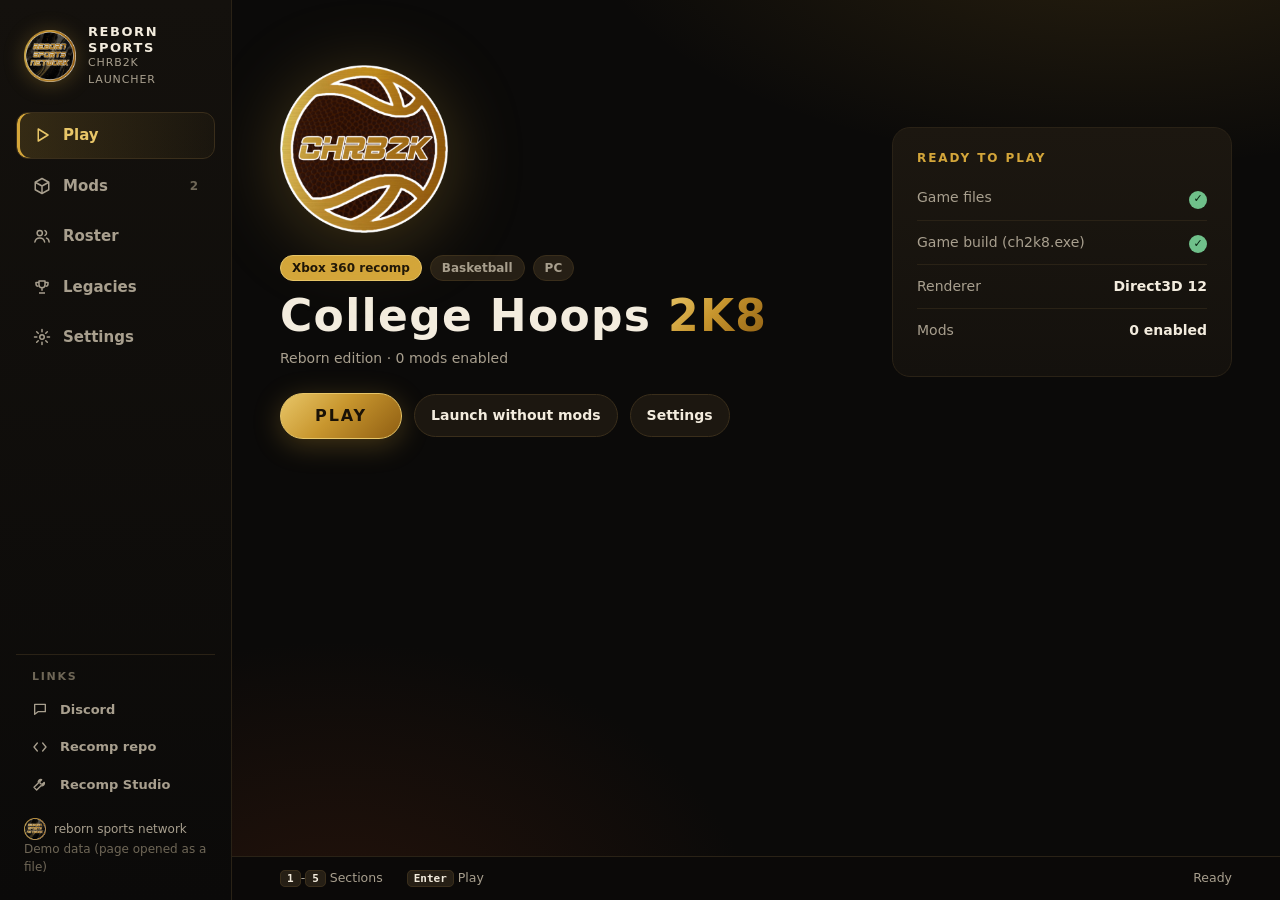
<file: launcher/index.html>
<!DOCTYPE html>
<html lang="en">
<head>
<meta charset="utf-8">
<meta name="viewport" content="width=device-width, initial-scale=1">
<title>CHRB2K Launcher</title>
<link rel="stylesheet" href="launcher.css">
</head>
<body>
<div class="app">

  <!-- ===== Sidebar ===== -->
  <aside class="sidebar">
    <div class="brand">
      <img src="assets/RSN.png" alt="Reborn Sports Network">
      <div>
        <div class="brand-name">Reborn Sports</div>
        <div class="brand-sub">CHRB2K Launcher</div>
      </div>
    </div>

    <nav class="nav" role="tablist" aria-label="Launcher sections">
      <button class="nav-item" role="tab" aria-selected="true" data-tab="play">
        <svg viewBox="0 0 24 24" fill="none" stroke="currentColor" stroke-width="2" stroke-linejoin="round"><path d="M7 4l13 8-13 8z"/></svg>Play</button>
      <button class="nav-item" role="tab" aria-selected="false" data-tab="mods">
        <svg viewBox="0 0 24 24" fill="none" stroke="currentColor" stroke-width="2" stroke-linejoin="round"><path d="M12 2l9 5v10l-9 5-9-5V7z"/><path d="M12 12l9-5M12 12v10M12 12L3 7"/></svg>Mods<span class="nav-count" id="navModCount">0</span></button>
      <button class="nav-item" role="tab" aria-selected="false" data-tab="roster">
        <svg viewBox="0 0 24 24" fill="none" stroke="currentColor" stroke-width="2" stroke-linecap="round"><circle cx="9" cy="8" r="3.5"/><path d="M2.5 20c.6-3.6 3.2-5.5 6.5-5.5s5.9 1.9 6.5 5.5M16 4.8a3.5 3.5 0 010 6.4M18 14.8c2 .6 3.2 2.3 3.5 5.2"/></svg>Roster</button>
      <button class="nav-item" role="tab" aria-selected="false" data-tab="legacies">
        <svg viewBox="0 0 24 24" fill="none" stroke="currentColor" stroke-width="2" stroke-linejoin="round"><path d="M8 4h8v5a4 4 0 01-8 0zM8 6H4v2a3 3 0 003 3M16 6h4v2a3 3 0 01-3 3M12 13v4M8 20h8"/></svg>Legacies</button>
      <button class="nav-item" role="tab" aria-selected="false" data-tab="settings">
        <svg viewBox="0 0 24 24" fill="none" stroke="currentColor" stroke-width="2" stroke-linecap="round"><circle cx="12" cy="12" r="3"/><path d="M12 2v3M12 19v3M2 12h3M19 12h3M4.9 4.9l2.1 2.1M17 17l2.1 2.1M4.9 19.1L7 17M17 7l2.1-2.1"/></svg>Settings</button>
    </nav>

    <div class="links" aria-label="Links">
      <div class="links-title">Links</div>
      <a class="link" data-open="discord" href="https://discord.gg/FhBHUdQ9h" target="_blank" rel="noopener noreferrer">
        <svg viewBox="0 0 24 24" fill="none" stroke="currentColor" stroke-width="2" stroke-linejoin="round"><path d="M4 5h16v11H9l-5 4z"/></svg>Discord</a>
      <a class="link" data-open="recomp" href="https://github.com/kima1810/CH2K8-recomp" target="_blank" rel="noopener noreferrer">
        <svg viewBox="0 0 24 24" fill="none" stroke="currentColor" stroke-width="2" stroke-linecap="round"><path d="M8 6l-5 6 5 6M16 6l5 6-5 6"/></svg>Recomp repo</a>
      <a class="link" data-open="studio" href="https://github.com/ZMO34/CHoops-Extractor-Reborn-Recomp" target="_blank" rel="noopener noreferrer">
        <svg viewBox="0 0 24 24" fill="none" stroke="currentColor" stroke-width="2" stroke-linejoin="round"><path d="M14.5 5.5a4 4 0 00-5 5L3 17l4 4 6.5-6.5a4 4 0 005-5l-3 3-3-1-1-3z"/></svg>Recomp Studio</a>
    </div>

    <div class="sidebar-foot">
      <div class="rsn"><img src="assets/RSN.png" alt=""> reborn sports network</div>
      <div id="demoNote"></div>
    </div>
  </aside>

  <!-- ===== Main ===== -->
  <main class="main">

    <!-- PLAY -->
    <section class="panel active" id="panel-play" aria-label="Play">
      <div class="hero">
        <div>
          <img class="hero-logo" src="assets/CHRB2K.png" alt="CHRB2K">
          <div class="hero-tags"><span class="chip chip-gold">Xbox 360 recomp</span><span class="chip">Basketball</span><span class="chip">PC</span></div>
          <h1>College Hoops <em>2K8</em></h1>
          <div class="based">Reborn edition &middot; <span id="heroModLine">0 mods enabled</span></div>
          <div class="hero-actions">
            <button class="btn btn-primary" id="btnPlay">Play</button>
            <button class="btn" id="btnPlayVanilla" title="Removes any applied mods, then starts the game with stock files">Launch without mods</button>
            <button class="btn" data-goto="settings">Settings</button>
          </div>
          <div class="banner" id="jobBanner" role="status" hidden></div>
        </div>

        <div class="card" aria-label="Ready to play">
          <h2 class="section" id="readyTitle">Ready to play</h2>
          <div class="status-row"><span class="k">Game files</span><span id="stFiles"></span></div>
          <div class="status-row"><span class="k">Game build (ch2k8.exe)</span><span id="stExe"></span></div>
          <div class="status-row"><span class="k">Renderer</span><span class="v" id="stRenderer"></span></div>
          <div class="status-row"><span class="k">Mods</span><span class="v" id="statMods">0 enabled</span></div>
        </div>
      </div>
    </section>

    <!-- MODS -->
    <section class="panel" id="panel-mods" aria-label="Mods">
      <h1 class="page-title">Mods</h1>
      <p class="page-lede">Turn mods on or off, then press Play. Enabled mods are applied to the game data folder right before the game starts. <b>Launch without mods</b> restores the stock files first.</p>

      <div class="subtabs" role="tablist">
        <button class="subtab" role="tab" aria-selected="true">Installed</button>
        <button class="subtab" role="tab" aria-selected="false" disabled title="Later">Discover</button>
      </div>

      <div class="mods-layout">
        <div>
          <div class="toolbar">
            <button class="btn" id="btnFolder">Open mods folder</button>
            <button class="btn" id="btnRefresh">Refresh</button>
            <span class="spacer"></span>
            <button class="btn" id="btnAllOff">Disable all</button>
          </div>
          <div class="table-wrap">
            <table class="mods">
              <thead><tr><th style="width:56px">On</th><th>Name</th><th>Type</th><th>Status</th></tr></thead>
              <tbody id="modRows"></tbody>
            </table>
          </div>
          <div class="hint" id="modsDirNote"></div>
          <div class="hint">To add a mod, copy its folder into the mods folder and press Refresh. A mod needs a <code>build_mod.py</code> with <code>apply</code> and <code>revert</code> to be loadable.</div>
        </div>

        <aside class="card" id="modDetail" aria-live="polite"></aside>
      </div>
    </section>

    <!-- ROSTER (saves + rosters combined) -->
    <section class="panel" id="panel-roster" aria-label="Roster">
      <h1 class="page-title">Roster</h1>
      <p class="page-lede">A saved roster (<code>Roster.ROS</code>) overrides the roster in the game files, so a roster mod will not show up while one exists. Reset renames it to a <code>.bak</code> file; nothing is deleted.</p>
      <div class="card">
        <h2 class="section">Saved roster</h2>
        <div id="rosterList"></div>
        <div style="display:flex;gap:8px;margin-top:16px;flex-wrap:wrap">
          <button class="btn btn-danger" id="btnRosterReset">Reset saved roster</button>
          <button class="btn" data-open-folder="saves">Open save folder</button>
        </div>
      </div>
    </section>

    <!-- LEGACIES -->
    <section class="panel" id="panel-legacies" aria-label="Legacies">
      <h1 class="page-title">Legacies</h1>
      <p class="page-lede">Your saved legacy files live in the save folder.</p>
      <div class="card empty">Legacy browsing comes later.<br><button class="btn" style="margin-top:12px" data-open-folder="saves">Open save folder</button></div>
    </section>

    <!-- SETTINGS -->
    <section class="panel" id="panel-settings" aria-label="Settings">
      <h1 class="page-title">Settings</h1>
      <p class="page-lede">Saved to the same file as the classic launcher, so both agree. Changes apply the next time you press Play.</p>
      <div class="form-grid">
        <div class="card">
          <h2 class="section">Display</h2>
          <div class="field" style="margin-bottom:16px"><label for="setRenderer">Renderer</label>
            <select class="input" id="setRenderer"><option value="d3d12">Direct3D 12</option><option value="vulkan">Vulkan</option></select></div>
          <div class="field" style="margin-bottom:16px"><label for="setPath">Render mode</label>
            <select class="input" id="setPath"><option value="auto">Auto</option><option value="native">Native</option><option value="accurate">Accurate</option></select></div>
          <div class="field" style="margin-bottom:16px"><label for="setRes">Resolution</label><select class="input" id="setRes"></select></div>
          <div class="field" style="margin-bottom:16px"><label for="setHz">Refresh rate (Hz)</label><input class="input" id="setHz" type="number" min="24" max="240"></div>
          <div class="field"><label for="setMode">Window mode</label>
            <select class="input" id="setMode"><option value="windowed">Windowed</option><option value="borderless">Borderless fullscreen</option><option value="exclusive">Exclusive fullscreen</option></select></div>
        </div>
        <div class="card">
          <h2 class="section">Game data</h2>
          <div class="field"><label for="setData">Folder containing default.xex</label>
            <input class="input mono" id="setData" spellcheck="false">
            <small id="setDataNote"></small></div>
          <div style="display:flex;gap:8px;margin-top:16px;flex-wrap:wrap">
            <button class="btn" id="btnSaveData">Save folder</button>
            <button class="btn" id="btnDefaultData">Use default</button>
            <button class="btn" data-open-folder="logs">Open logs</button>
          </div>
          <div class="banner" id="settingsBanner" hidden></div>
        </div>
      </div>
    </section>
  </main>

  <!-- ===== Footer ===== -->
  <footer class="footbar">
    <span><kbd>1</kbd>-<kbd>5</kbd> Sections</span>
    <span><kbd>Enter</kbd> Play</span>
    <div class="right" id="footMsg">Ready</div>
  </footer>
</div>

<script>
const TOKEN = '__LAUNCHER_TOKEN__';
const DEMO = TOKEN.startsWith('__');              // opened as a plain file: use mock data
const $ = s => document.querySelector(s), $$ = s => [...document.querySelectorAll(s)];
const esc = t => String(t ?? '').replace(/[&<>"']/g, c => ({'&':'&amp;','<':'&lt;','>':'&gt;','"':'&quot;',"'":'&#39;'}[c]));
const say = t => { $('#footMsg').textContent = t; };
let S = null, selected = null, pollTimer = null;

/* ---------- API (real host, or in-page demo) ---------- */
const demo = {
  settings:{renderer:'d3d12',render_path:'auto',resolution:'1280x720',refresh_rate:60,window_mode:'windowed',game_data:''},
  game_data_effective:'(demo) CH2K8 Decomp\\game', game_data_is_default:true,
  setup:{game_data_ok:true,exe_ok:true,exe_path:'ch2k8.exe'},
  mods:{dir:'(demo) mods',items:[
    {id:'stojakovic',name:'Andrej Stojakovic test',description:'Test of custom player heads. Replaces Chris Hicks (#2, Illinois).',type:'Game edit',loadable:true,enabled:false,applied:false},
    {id:'sample',name:'Sample mod (example)',description:'Placeholder row.',type:'No build script',loadable:false,enabled:false,applied:false}]},
  roster:{files:[],userdata:'(demo) port\\userdata'},
  job:{state:'idle',message:'',steps:[],current:-1}, options:{resolutions:['1280x720','1600x900','1920x1080','2560x1440','3840x2160']}
};
async function api(method, path, body) {
  if (DEMO) {
    if (path === '/api/settings') Object.assign(demo.settings, body);
    if (path === '/api/mods/toggle') demo.mods.items.find(m => m.id === body.id).enabled = body.enabled;
    if (path === '/api/mods/disable_all') demo.mods.items.forEach(m => m.enabled = false);
    if (path === '/api/play') demo.job = {state:'ok',message:'Demo only: the real launcher would start the game now.',steps:[],current:0};
    return JSON.parse(JSON.stringify(demo));
  }
  const res = await fetch(path, {method, headers: {'X-Token': TOKEN, 'Content-Type': 'application/json'}, body: body ? JSON.stringify(body) : undefined});
  const data = await res.json().catch(() => ({}));
  if (!res.ok) throw new Error(data.error || ('Request failed: ' + res.status));
  return data;
}
async function act(method, path, body, okMsg) {
  try { const r = await api(method, path, body); if (r.settings) S = r; render(); if (okMsg) say(okMsg); return r; }
  catch (e) { say(e.message.split('\n')[0]); showBanner('#settingsBanner', e.message, 'err'); showBanner('#jobBanner', e.message, 'err'); }
}
function showBanner(sel, text, kind) {
  const b = $(sel); if (!b) return; b.hidden = !text; b.textContent = text || ''; b.className = 'banner' + (kind ? ' ' + kind : '');
}

/* ---------- Render ---------- */
const dot = ok => ok ? '<span class="dot">&#10003;</span>' : '<span class="dot warn">!</span>';
function enabledCount(){ return S.mods.items.filter(m => m.enabled && m.loadable).length; }
function render() {
  const n = enabledCount(), ready = S.setup.game_data_ok && S.setup.exe_ok, busy = S.job.state === 'running';
  $('#navModCount').textContent = S.mods.items.length;
  $('#heroModLine').textContent = n + (n === 1 ? ' mod enabled' : ' mods enabled');
  $('#statMods').textContent = n + ' enabled';
  $('#stFiles').innerHTML = dot(S.setup.game_data_ok);
  $('#stExe').innerHTML = dot(S.setup.exe_ok);
  $('#stRenderer').textContent = S.settings.renderer === 'vulkan' ? 'Vulkan' : 'Direct3D 12';
  $('#readyTitle').textContent = ready ? 'Ready to play' : 'Setup needed';
  $('#btnPlay').disabled = $('#btnPlayVanilla').disabled = !ready || busy;
  $('#demoNote').textContent = DEMO ? 'Demo data (page opened as a file)' : '';
  if (!ready) showBanner('#jobBanner', !S.setup.game_data_ok ? 'No default.xex in ' + S.game_data_effective + '. Set the game data folder in Settings.' : 'Game build not found: ' + S.setup.exe_path, 'warn');
  else if (S.job.state === 'error') showBanner('#jobBanner', S.job.message, 'err');
  else if (busy || S.job.state === 'ok') showBanner('#jobBanner', S.job.message, S.job.state === 'ok' ? 'ok' : '');
  else showBanner('#jobBanner', '');
  renderMods(); renderRoster(); renderSettings();
  if (busy && !pollTimer) pollTimer = setInterval(poll, 800);
  if (!busy && pollTimer) { clearInterval(pollTimer); pollTimer = null; }
}
function renderMods() {
  const items = S.mods.items;
  if (!selected || !items.some(m => m.id === selected)) selected = items.length ? items[0].id : null;
  $('#modRows').innerHTML = items.length ? items.map(m => `
    <tr data-id="${esc(m.id)}" aria-selected="${m.id === selected}">
      <td><label class="switch"><input type="checkbox" ${m.enabled ? 'checked' : ''} ${m.loadable ? '' : 'disabled'} aria-label="Enable ${esc(m.name)}"><span></span></label></td>
      <td><div class="mod-name">${esc(m.name)}</div></td><td>${esc(m.type)}</td>
      <td>${m.applied ? '<span class="chip chip-ok">Applied</span>' : '<span class="chip">Not applied</span>'}</td>
    </tr>`).join('') : '<tr><td colspan="4" class="empty">No mods found.</td></tr>';
  $('#modsDirNote').textContent = S.mods.dir ? 'Mods folder: ' + S.mods.dir : 'No mods folder found. Create a "mods" folder next to the launcher folder.';
  const m = items.find(x => x.id === selected);
  $('#modDetail').innerHTML = m ? `
    <h2 class="section">Selected mod</h2>
    <div class="mod-name" style="font-size:17px">${esc(m.name)}</div>
    <span class="chip ${m.enabled ? 'chip-ok' : ''}" style="margin-top:8px">${m.enabled ? 'Enabled' : 'Disabled'}</span>
    <dl class="kv"><dt>Folder</dt><dd>${esc(m.id)}</dd><dt>Type</dt><dd>${esc(m.type)}</dd><dt>Applied</dt><dd>${m.applied ? 'Yes' : 'No'}</dd></dl>
    <p style="color:var(--text-muted);margin:0 0 16px">${esc(m.description) || 'No description.'}</p>
    <button class="btn" id="dToggle" ${m.loadable ? '' : 'disabled'}>${m.enabled ? 'Disable' : 'Enable'}</button>`
    : '<div class="empty">Select a mod to see details.</div>';
  const t = $('#dToggle'); if (t) t.onclick = () => toggle(m.id, !m.enabled);
}
function renderRoster() {
  const f = S.roster.files;
  $('#rosterList').innerHTML = f.length
    ? f.map(p => `<div class="status-row"><span class="k mono" style="font-family:var(--font-mono);font-size:12px;word-break:break-all">${esc(p)}</span><span class="chip chip-warn">Overrides game roster</span></div>`).join('')
    : '<div class="status-row"><span class="k">No saved roster in the save folder</span><span class="chip chip-ok">Game roster in use</span></div>';
  $('#btnRosterReset').disabled = !f.length;
}
function renderSettings() {
  const s = S.settings, set = (id, v) => { const el = $(id); if (document.activeElement !== el) el.value = v; };
  if (!$('#setRes').options.length) $('#setRes').innerHTML = S.options.resolutions.map(r => `<option>${r}</option>`).join('');
  set('#setRenderer', s.renderer); set('#setPath', s.render_path); set('#setRes', s.resolution);
  set('#setHz', s.refresh_rate); set('#setMode', s.window_mode); set('#setData', s.game_data || S.game_data_effective);
  $('#setDataNote').textContent = S.game_data_is_default ? 'Using the default location.' : 'Custom folder.';
}

/* ---------- Actions ---------- */
function toggle(id, on) { act('POST', '/api/mods/toggle', {id, enabled: on}, (on ? 'Enabled ' : 'Disabled ') + id + ' - applies when you press Play'); }
$('#modRows').addEventListener('click', e => {
  const tr = e.target.closest('tr[data-id]'); if (!tr) return;
  const sw = e.target.closest('.switch');
  if (sw) { toggle(tr.dataset.id, sw.querySelector('input').checked); return; }
  selected = tr.dataset.id; renderMods();
});
$('#btnAllOff').onclick = () => act('POST', '/api/mods/disable_all', {}, 'All mods disabled');
$('#btnRefresh').onclick = async () => { await refresh(); say('Rescanned mods folder'); };
$('#btnFolder').onclick = () => act('POST', '/api/open', {target: 'mods'});
$$('[data-open-folder]').forEach(b => b.onclick = () => act('POST', '/api/open', {target: b.dataset.openFolder}));
$$('a[data-open]').forEach(a => a.addEventListener('click', e => { if (!DEMO) { e.preventDefault(); act('POST', '/api/open', {target: a.dataset.open}); } }));
$('#btnRosterReset').onclick = async () => {
  if (!confirm('Rename the saved roster to a .bak file? The game will use its own roster next time.')) return;
  const r = await act('POST', '/api/roster/reset', {}); if (r) say('Moved ' + (r.moved ?? 0) + ' saved roster file(s) to .bak');
};
function play(withMods) {
  showBanner('#jobBanner', ''); S.job = {state: 'running', message: 'Starting...', steps: [], current: 0}; render();
  act('POST', '/api/play', {with_mods: withMods});
}
$('#btnPlay').onclick = () => play(true);
$('#btnPlayVanilla').onclick = () => play(false);
$('#setRenderer').onchange = e => act('POST', '/api/settings', {renderer: e.target.value}, 'Saved');
$('#setPath').onchange = e => act('POST', '/api/settings', {render_path: e.target.value}, 'Saved');
$('#setRes').onchange = e => act('POST', '/api/settings', {resolution: e.target.value}, 'Saved');
$('#setMode').onchange = e => act('POST', '/api/settings', {window_mode: e.target.value}, 'Saved');
$('#setHz').onchange = e => act('POST', '/api/settings', {refresh_rate: parseInt(e.target.value, 10)}, 'Saved');
$('#btnSaveData').onclick = () => act('POST', '/api/settings', {game_data: $('#setData').value}, 'Game data folder saved');
$('#btnDefaultData').onclick = () => act('POST', '/api/settings', {game_data: ''}, 'Using the default game data folder');

async function refresh() { try { S = await api('GET', '/api/state'); render(); } catch (e) { say(e.message); } }
async function poll() { await refresh(); if (S && S.job.state !== 'running') say(S.job.state === 'ok' ? 'Game started' : 'Launch failed - see the Play tab'); }

/* ---------- Tabs ---------- */
const order = ['play', 'mods', 'roster', 'legacies', 'settings'];
function go(tab) {
  $$('.nav-item').forEach(b => b.setAttribute('aria-selected', b.dataset.tab === tab));
  $$('.panel').forEach(p => p.classList.toggle('active', p.id === 'panel-' + tab));
}
$$('.nav-item').forEach(b => b.onclick = () => go(b.dataset.tab));
$$('[data-goto]').forEach(b => b.onclick = () => go(b.dataset.goto));
document.addEventListener('keydown', e => {
  if (/INPUT|SELECT|TEXTAREA/.test(e.target.tagName)) return;
  const i = parseInt(e.key, 10); if (i >= 1 && i <= 5) go(order[i - 1]);
  if (e.key === 'Enter' && e.target.tagName !== 'BUTTON' && !$('#btnPlay').disabled) $('#btnPlay').click();
});

refresh();
if (!DEMO) setInterval(() => fetch('/api/ping', {headers: {'X-Token': TOKEN}}).catch(() => {}), 4000);
</script>
</body>
</html>
</file>
<file: launcher/launcher.css>
/* CHRB2K Launcher - shared styles. Tokens first, components after.
   See STYLE_GUIDE.md for the rules behind every value here. */

:root {
  /* Surfaces (warm blacks, pulled from the RSN marble) */
  --bg:            #0b0a09;
  --surface-1:     #14110d;
  --surface-2:     #1c1710;
  --surface-3:     #261f15;
  --line:          #3a2e1b;
  --line-soft:     #2a2216;

  /* Gold (pulled from the logo rings) */
  --gold-300:      #e8c668;
  --gold-400:      #d4a63a;
  --gold-500:      #c8962e;
  --gold-700:      #8f5e12;
  --gold-glow:     rgba(212, 166, 58, 0.28);

  /* Leather (pulled from the CHRB2K basketball) */
  --leather-700:   #3a1a0c;
  --leather-900:   #1d0d06;

  /* Text */
  --text:          #f3ecde;
  --text-muted:    #a89f8e;
  --text-faint:    #6f6757;
  --text-on-gold:  #1a1206;

  /* Status */
  --ok:            #6fc08a;
  --warn:          #e0a23a;
  --err:           #d2574a;

  /* Shape, space, type */
  --radius-s: 8px;
  --radius-m: 12px;
  --radius-l: 18px;
  --radius-pill: 999px;
  --space-1: 4px;  --space-2: 8px;  --space-3: 12px; --space-4: 16px;
  --space-5: 24px; --space-6: 32px; --space-7: 48px;
  --font-display: "Orbitron", "Rajdhani", "Segoe UI", system-ui, sans-serif;
  --font-body: "Segoe UI", system-ui, -apple-system, sans-serif;
  --font-mono: "Cascadia Mono", Consolas, monospace;
  --gold-gradient: linear-gradient(135deg, var(--gold-300) 0%, var(--gold-500) 45%, var(--gold-700) 100%);
}

* { box-sizing: border-box; }
html, body { height: 100%; margin: 0; }
body {
  background: var(--bg);
  color: var(--text);
  font: 14px/1.5 var(--font-body);
  -webkit-font-smoothing: antialiased;
}
button { font: inherit; color: inherit; }
:focus-visible { outline: 2px solid var(--gold-300); outline-offset: 2px; }

/* ---------- App shell ---------- */
.app {
  display: grid;
  grid-template-columns: 232px 1fr;
  grid-template-rows: 1fr 44px;
  height: 100vh;
  min-height: 640px;
}
.sidebar {
  grid-row: 1 / 3;
  display: flex; flex-direction: column;
  background: linear-gradient(180deg, var(--surface-1), var(--bg));
  border-right: 1px solid var(--line-soft);
  padding: var(--space-5) var(--space-4);
}
.brand { display: flex; align-items: center; gap: var(--space-3); padding: 0 var(--space-2) var(--space-5); }
.brand img { width: 52px; height: 52px; filter: drop-shadow(0 2px 10px var(--gold-glow)); }
.brand-name { font: 700 13px/1.2 var(--font-display); letter-spacing: .12em; text-transform: uppercase; }
.brand-sub  { font-size: 11px; color: var(--text-muted); letter-spacing: .08em; text-transform: uppercase; }

.nav { display: flex; flex-direction: column; gap: var(--space-1); }
.nav-item {
  display: flex; align-items: center; gap: var(--space-3);
  padding: 11px var(--space-4);
  border: 1px solid transparent; border-radius: var(--radius-m);
  background: none; cursor: pointer; text-align: left;
  color: var(--text-muted); font-weight: 600; font-size: 15px;
  transition: background .15s, color .15s;
}
.nav-item svg { width: 18px; height: 18px; flex: none; }
.nav-item:hover { background: var(--surface-2); color: var(--text); }
.nav-item[aria-selected="true"] {
  color: var(--gold-300);
  background: linear-gradient(90deg, rgba(212,166,58,.18), rgba(212,166,58,.04));
  border-color: var(--line);
  box-shadow: inset 3px 0 0 var(--gold-400);
}
.nav-count { margin-left: auto; font-size: 12px; color: var(--text-faint); }

.links { margin-top: auto; padding-top: var(--space-4); border-top: 1px solid var(--line-soft); display: flex; flex-direction: column; gap: 2px; }
.links-title { font: 700 11px/1 var(--font-display); letter-spacing: .16em; text-transform: uppercase; color: var(--text-faint); padding: 0 var(--space-4) var(--space-2); }
.link { display: flex; align-items: center; gap: var(--space-3); padding: 8px var(--space-4); border-radius: var(--radius-s); color: var(--text-muted); text-decoration: none; font-weight: 600; font-size: 13px; }
.link svg { width: 16px; height: 16px; flex: none; }
.link:hover { background: var(--surface-2); color: var(--gold-300); }
.sidebar-foot { margin-top: 0; padding: var(--space-4) var(--space-2) 0; color: var(--text-faint); font-size: 12px; }
.sidebar-foot .rsn { display: flex; align-items: center; gap: var(--space-2); color: var(--text-muted); }
.sidebar-foot .rsn img { width: 22px; height: 22px; }

/* ---------- Main + panels ---------- */
.main { position: relative; overflow: auto; padding: var(--space-6) var(--space-7); }
.main::before {              /* soft gold wash, top-right */
  content: ""; position: absolute; inset: 0; pointer-events: none;
  background:
    radial-gradient(900px 420px at 85% -10%, rgba(200,150,46,.16), transparent 60%),
    radial-gradient(700px 500px at 10% 110%, rgba(58,26,12,.55), transparent 60%);
}
.panel { position: relative; display: none; }
.panel.active { display: block; animation: rise .22s ease-out; }
@keyframes rise { from { opacity: 0; transform: translateY(6px); } to { opacity: 1; transform: none; } }
@media (prefers-reduced-motion: reduce) { .panel.active { animation: none; } }

h1.page-title { font: 800 30px/1.1 var(--font-display); letter-spacing: .04em; margin: 0 0 var(--space-2); }
.page-lede { color: var(--text-muted); margin: 0 0 var(--space-5); max-width: 62ch; }
h2.section { font: 700 12px/1 var(--font-display); letter-spacing: .16em; text-transform: uppercase; color: var(--gold-400); margin: 0 0 var(--space-3); }

.card {
  background: linear-gradient(180deg, var(--surface-2), var(--surface-1));
  border: 1px solid var(--line-soft); border-radius: var(--radius-l);
  padding: var(--space-5);
}

/* ---------- Buttons ---------- */
.btn {
  display: inline-flex; align-items: center; justify-content: center; gap: var(--space-2);
  padding: 10px var(--space-4); border-radius: var(--radius-pill);
  border: 1px solid var(--line); background: var(--surface-2);
  cursor: pointer; font-weight: 600; transition: transform .1s, background .15s, border-color .15s;
}
.btn:hover { background: var(--surface-3); border-color: var(--gold-700); }
.btn:active { transform: translateY(1px); }
.btn svg { width: 16px; height: 16px; }
.btn-primary {
  background: var(--gold-gradient); color: var(--text-on-gold); border-color: var(--gold-300);
  padding: 14px 34px; font: 800 16px/1 var(--font-display); letter-spacing: .12em; text-transform: uppercase;
  box-shadow: 0 6px 28px var(--gold-glow);
}
.btn-primary:hover { background: var(--gold-gradient); filter: brightness(1.08); border-color: var(--gold-300); }
.btn-primary[disabled] { filter: grayscale(.8) brightness(.6); cursor: not-allowed; box-shadow: none; }
.btn-danger:hover { border-color: var(--err); color: var(--err); }

/* ---------- Pills, chips, status ---------- */
.chip {
  display: inline-block; padding: 3px 11px; border-radius: var(--radius-pill);
  background: var(--surface-3); border: 1px solid var(--line); color: var(--text-muted);
  font-size: 12px; font-weight: 600;
}
.chip-gold { background: var(--gold-400); border-color: var(--gold-300); color: var(--text-on-gold); }
.chip-ok   { color: var(--ok);  border-color: rgba(111,192,138,.4); background: rgba(111,192,138,.1); }
.chip-warn { color: var(--warn); border-color: rgba(224,162,58,.4); background: rgba(224,162,58,.1); }

.status-row { display: flex; align-items: center; justify-content: space-between; padding: 11px 0; border-bottom: 1px solid var(--line-soft); }
.status-row:last-child { border-bottom: 0; }
.status-row .k { color: var(--text-muted); }
.status-row .v { font-weight: 600; }
.dot { width: 18px; height: 18px; border-radius: 50%; display: inline-grid; place-items: center; background: var(--ok); color: #07210f; font-size: 11px; font-weight: 800; }
.dot.warn { background: var(--warn); color: #2a1a02; }

/* ---------- Play hero ---------- */
.hero { display: grid; grid-template-columns: 1fr 340px; gap: var(--space-6); align-items: center; min-height: 440px; }
.hero-logo {
  width: 168px; height: 168px; margin-bottom: var(--space-4);
  filter: drop-shadow(0 10px 36px var(--gold-glow));
}
.hero h1 { font: 800 44px/1.05 var(--font-display); letter-spacing: .03em; margin: var(--space-3) 0 var(--space-2); }
.hero h1 em { font-style: normal; background: var(--gold-gradient); -webkit-background-clip: text; background-clip: text; color: transparent; }
.hero .based { color: var(--text-muted); margin-bottom: var(--space-5); }
.hero-actions { display: flex; flex-wrap: wrap; gap: var(--space-3); align-items: center; }
.hero-tags { display: flex; gap: var(--space-2); }

/* ---------- Settings form ---------- */
.form-grid { display: grid; grid-template-columns: 1fr 1fr; gap: var(--space-5); }
.field { display: flex; flex-direction: column; gap: 6px; }
.field > label, .field > .label { font-weight: 600; font-size: 13px; }
.field small { color: var(--text-faint); }
.input, select.input {
  background: var(--bg); border: 1px solid var(--line); border-radius: var(--radius-s);
  color: var(--text); padding: 10px 12px; font: inherit; width: 100%;
}
.input:hover { border-color: var(--gold-700); }
.input.mono { font-family: var(--font-mono); font-size: 12.5px; }
.toggle-row { display: flex; align-items: center; justify-content: space-between; padding: 12px 0; border-bottom: 1px solid var(--line-soft); }
.toggle-row:last-child { border-bottom: 0; }
.switch { position: relative; display: inline-block; vertical-align: middle; width: 42px; height: 24px; flex: none; }
.switch input { position: absolute; inset: 0; opacity: 0; cursor: pointer; margin: 0; }
.switch span { position: absolute; inset: 0; border-radius: var(--radius-pill); background: var(--surface-3); border: 1px solid var(--line); transition: background .15s; pointer-events: none; }
.switch span::after { content: ""; position: absolute; top: 2px; left: 2px; width: 18px; height: 18px; border-radius: 50%; background: var(--text-muted); transition: transform .15s, background .15s; }
.switch input:checked + span { background: var(--gold-700); border-color: var(--gold-400); }
.switch input:checked + span::after { transform: translateX(18px); background: var(--gold-300); }
.switch input:focus-visible + span { outline: 2px solid var(--gold-300); outline-offset: 2px; }

/* ---------- Mods ---------- */
.subtabs { display: flex; gap: var(--space-5); border-bottom: 1px solid var(--line-soft); margin-bottom: var(--space-4); }
.subtab { background: none; border: 0; padding: 10px 2px; cursor: pointer; color: var(--text-muted); font-weight: 600; border-bottom: 2px solid transparent; margin-bottom: -1px; }
.subtab[aria-selected="true"] { color: var(--gold-300); border-bottom-color: var(--gold-400); }

.mods-layout { display: grid; grid-template-columns: 1fr 300px; gap: var(--space-5); align-items: start; }
.toolbar { display: flex; flex-wrap: wrap; gap: var(--space-2); margin-bottom: var(--space-3); }
.toolbar .spacer { flex: 1; }
.table-wrap { border: 1px solid var(--line-soft); border-radius: var(--radius-m); overflow: hidden; background: var(--surface-1); }
table.mods { width: 100%; border-collapse: collapse; }
table.mods th { text-align: left; font: 700 11px/1 var(--font-display); letter-spacing: .12em; text-transform: uppercase; color: var(--text-faint); padding: 12px 14px; background: var(--surface-2); }
table.mods td { padding: 12px 14px; border-top: 1px solid var(--line-soft); }
table.mods tbody tr { cursor: pointer; }
table.mods tbody tr:hover { background: var(--surface-2); }
table.mods tbody tr[aria-selected="true"] { background: rgba(212,166,58,.1); box-shadow: inset 3px 0 0 var(--gold-400); }
.mod-name { font-weight: 600; }
.mod-sub { color: var(--text-faint); font-size: 12px; }

.dropzone {
  margin-top: var(--space-4); padding: var(--space-5); text-align: center; color: var(--text-muted);
  border: 1.5px dashed var(--line); border-radius: var(--radius-m); transition: border-color .15s, background .15s;
}
.dropzone.over { border-color: var(--gold-400); background: rgba(212,166,58,.08); color: var(--text); }
.hint { color: var(--text-faint); font-size: 12.5px; margin-top: var(--space-3); }
.kv { display: grid; grid-template-columns: 90px 1fr; gap: 8px 12px; margin: var(--space-4) 0; }
.kv dt { color: var(--text-faint); } .kv dd { margin: 0; }
.empty { padding: var(--space-6); text-align: center; color: var(--text-faint); }

/* ---------- Footer bar ---------- */
.footbar {
  display: flex; align-items: center; gap: var(--space-5); padding: 0 var(--space-7);
  border-top: 1px solid var(--line-soft); background: rgba(11,10,9,.85); color: var(--text-muted); font-size: 12.5px;
}
.footbar .right { margin-left: auto; display: flex; align-items: center; gap: var(--space-2); }
kbd { font: 700 11px var(--font-mono); background: var(--surface-3); border: 1px solid var(--line); border-radius: 5px; padding: 1px 6px; color: var(--text); }

@media (max-width: 1000px) {
  .hero, .mods-layout, .form-grid { grid-template-columns: 1fr; }
  .main { padding: var(--space-5); }
}

/* ---------- Banners ---------- */
.banner { margin-top: var(--space-4); padding: 10px 14px; border-radius: var(--radius-s); border: 1px solid var(--line); background: var(--surface-2); color: var(--text-muted); white-space: pre-wrap; word-break: break-word; font-size: 13px; max-width: 70ch; }
.banner.ok   { border-color: rgba(111,192,138,.45); color: var(--ok); }
.banner.warn { border-color: rgba(224,162,58,.5);  color: var(--warn); }
.banner.err  { border-color: rgba(210,87,74,.55);  color: #f0a59c; }
.banner[hidden] { display: none; }
.btn[disabled] { opacity: .45; cursor: not-allowed; }
</file>
